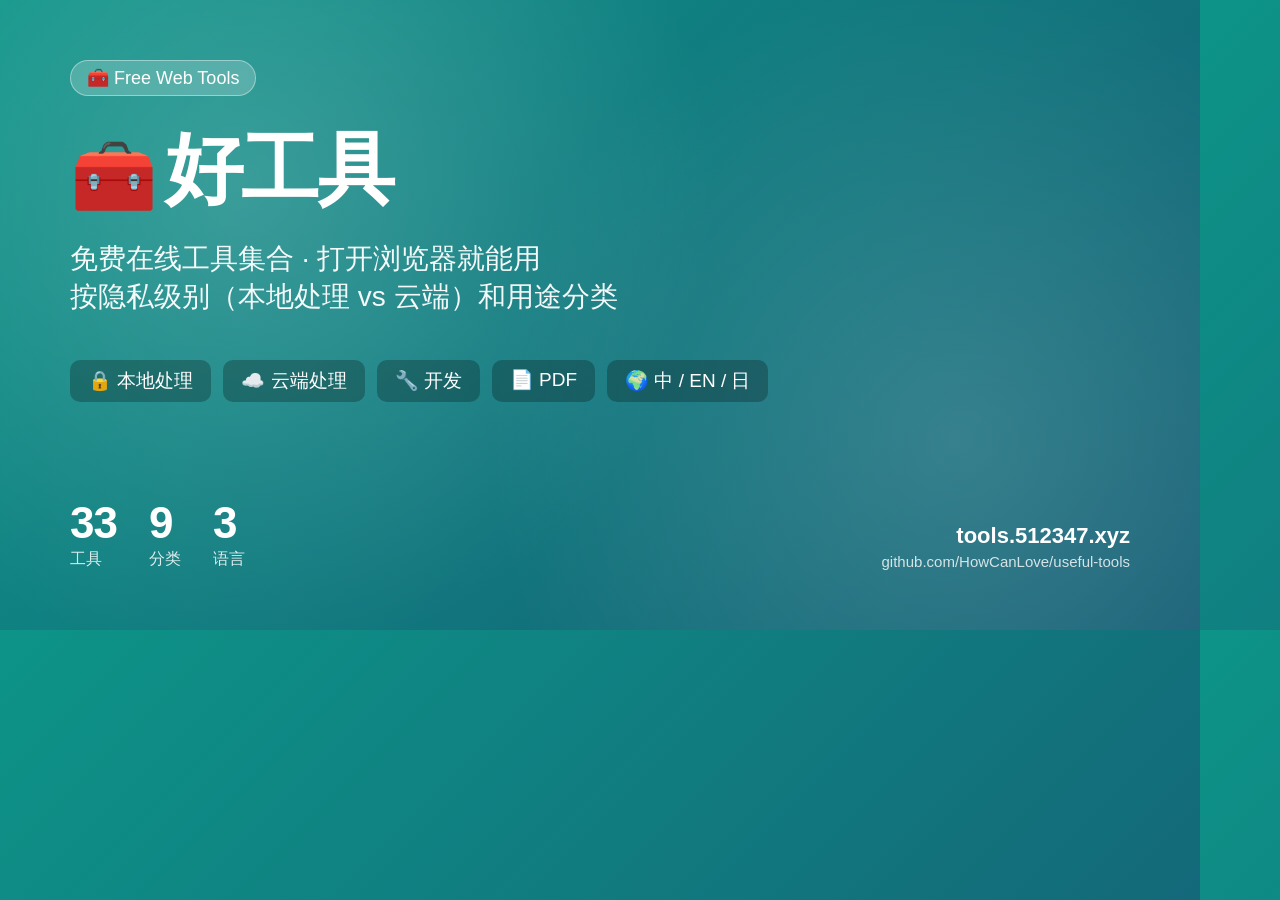
<file: scripts/og-template.html>
<!DOCTYPE html>
<html lang="zh">
<head>
<meta charset="UTF-8">
<title>OG image</title>
<style>
  * { box-sizing: border-box; margin: 0; padding: 0; }
  html, body { width: 1200px; height: 630px; overflow: hidden; }
  body {
    background: linear-gradient(135deg, #0d9488 0%, #155e75 100%);
    font-family: -apple-system, BlinkMacSystemFont, "Segoe UI", "PingFang SC", "Hiragino Sans GB", "Microsoft YaHei", sans-serif;
    color: white;
    position: relative;
  }
  body::before {
    content: ""; position: absolute; inset: 0;
    background-image:
      radial-gradient(circle at 20% 30%, rgba(255,255,255,0.18), transparent 45%),
      radial-gradient(circle at 80% 70%, rgba(255,255,255,0.15), transparent 45%);
  }
  .badge { position:absolute; top:60px; left:70px; padding:6px 16px; background:rgba(255,255,255,0.2); border:1px solid rgba(255,255,255,0.4); border-radius:999px; font-size:18px; font-weight:500; }
  h1 { position:absolute; top:130px; left:70px; font-size:78px; font-weight:800; letter-spacing:-2px; line-height:1; }
  h1 .emoji { font-size:70px; margin-right:10px; vertical-align:-4px; }
  .tagline { position:absolute; top:240px; left:70px; font-size:28px; font-weight:400; opacity:0.95; line-height:1.35; max-width:1060px; }
  .features { position:absolute; top:360px; left:70px; display:flex; gap:12px; flex-wrap:nowrap; }
  .feature { padding:8px 18px; background:rgba(0,0,0,0.25); border-radius:10px; font-size:19px; font-weight:500; white-space:nowrap; }
  .stats { position:absolute; bottom:60px; left:70px; display:flex; gap:32px; }
  .stat-num { font-size:44px; font-weight:800; line-height:1; letter-spacing:-1px; }
  .stat-lbl { font-size:16px; opacity:0.85; margin-top:4px; }
  .url { position:absolute; bottom:60px; right:70px; font-size:22px; font-weight:600; text-align:right; }
  .url small { display:block; font-size:15px; opacity:0.8; margin-top:4px; font-weight:400; }
</style>
</head>
<body>
  <span class="badge">🧰 Free Web Tools</span>
  <h1><span class="emoji">🧰</span>好工具</h1>
  <p class="tagline">免费在线工具集合 · 打开浏览器就能用<br>按隐私级别（本地处理 vs 云端）和用途分类</p>
  <div class="features">
    <span class="feature">🔒 本地处理</span>
    <span class="feature">☁️ 云端处理</span>
    <span class="feature">🔧 开发</span>
    <span class="feature">📄 PDF</span>
    <span class="feature">🌍 中 / EN / 日</span>
  </div>
  <div class="stats">
    <div><div class="stat-num">33</div><div class="stat-lbl">工具</div></div>
    <div><div class="stat-num">9</div><div class="stat-lbl">分类</div></div>
    <div><div class="stat-num">3</div><div class="stat-lbl">语言</div></div>
  </div>
  <div class="url">
    tools.512347.xyz
    <small>github.com/HowCanLove/useful-tools</small>
  </div>
</body>
</html>
</file>
